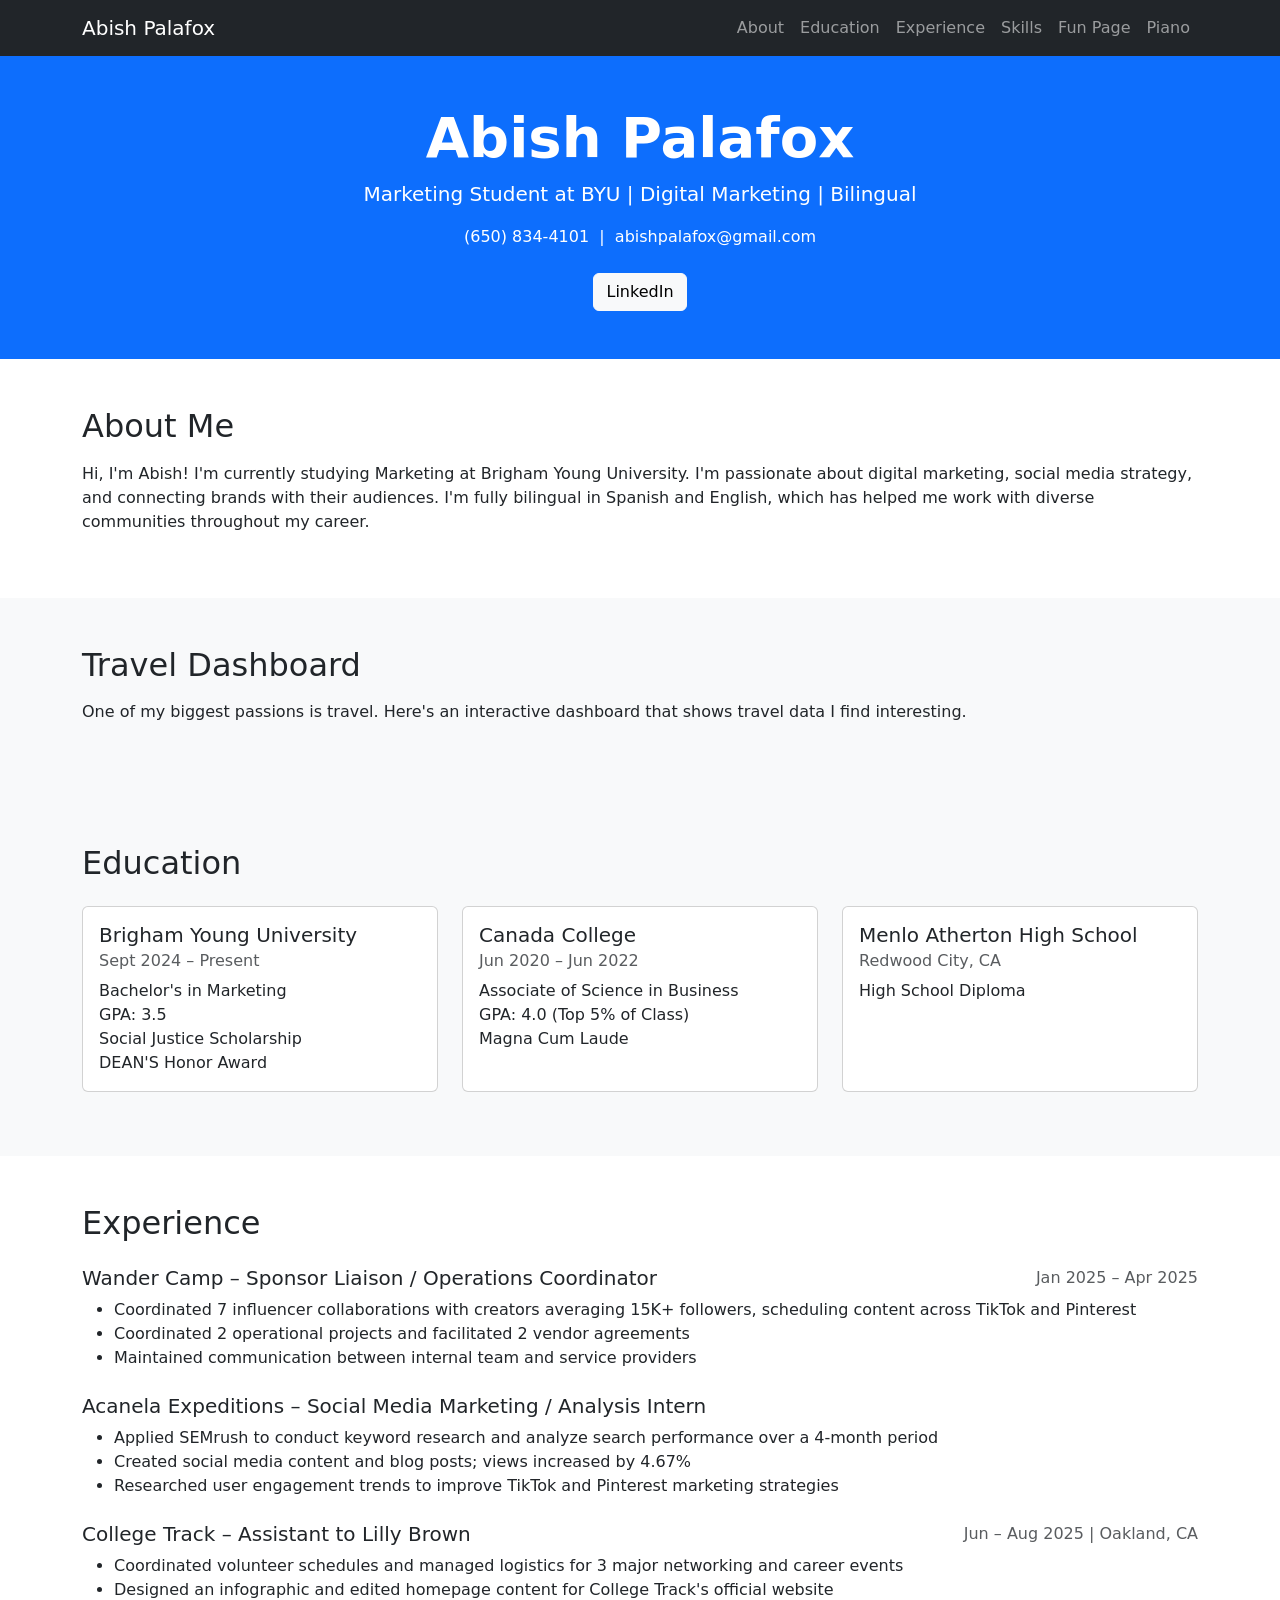
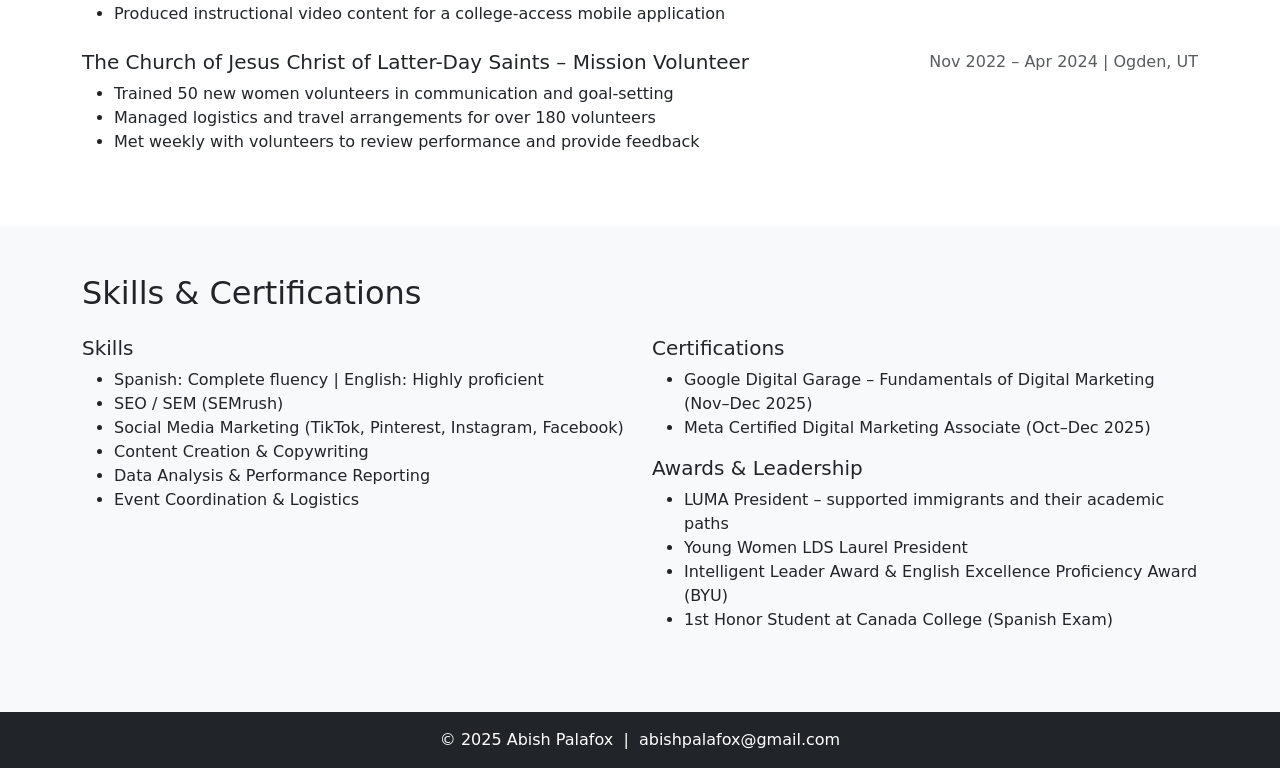
<file: index.html>
<!DOCTYPE html>
<html lang="en">
<head>
    <meta charset="UTF-8">
    <meta name="viewport" content="width=device-width, initial-scale=1.0">
    <title>Abish Palafox</title>
    <!-- Bootstrap 5 CSS -->
    <link href="https://cdn.jsdelivr.net/npm/bootstrap@5.3.2/dist/css/bootstrap.min.css" rel="stylesheet">
</head>
<body>

<!-- navbar with links to each section -->
<nav class="navbar navbar-expand-lg navbar-dark bg-dark">
    <div class="container">
        <a class="navbar-brand" href="#">Abish Palafox</a>
        <button class="navbar-toggler" type="button" data-bs-toggle="collapse" data-bs-target="#navbarNav">
            <span class="navbar-toggler-icon"></span>
        </button>
        <div class="collapse navbar-collapse" id="navbarNav">
            <ul class="navbar-nav ms-auto">
                <li class="nav-item"><a class="nav-link" href="#about">About</a></li>
                <li class="nav-item"><a class="nav-link" href="#education">Education</a></li>
                <li class="nav-item"><a class="nav-link" href="#experience">Experience</a></li>
                <li class="nav-item"><a class="nav-link" href="#skills">Skills</a></li>
                <li class="nav-item"><a class="nav-link" href="scratch.html">Fun Page</a></li>
                <li class="nav-item"><a class="nav-link" href="cronometro.html">Piano</a></li>
            </ul>
        </div>
    </div>
</nav>

<!-- top section with my name -->
<section class="bg-primary text-white text-center py-5">
    <div class="container">
        <h1 class="display-4 fw-bold">Abish Palafox</h1>
        <p class="lead">Marketing Student at BYU | Digital Marketing | Bilingual</p>
        <p>(650) 834-4101 &nbsp;|&nbsp; abishpalafox@gmail.com</p>
        <a href="http://linkedin.com/in/abish-palafox-ba8731311" class="btn btn-light mt-2">LinkedIn</a>
    </div>
</section>

<!-- about me section -->
<section id="about" class="py-5">
    <div class="container">
        <h2 class="mb-3">About Me</h2>
        <p>Hi, I'm Abish! I'm currently studying Marketing at Brigham Young University. I'm passionate about digital marketing, social media strategy, and connecting brands with their audiences. I'm fully bilingual in Spanish and English, which has helped me work with diverse communities throughout my career.</p>
    </div>
</section>

<!-- travel dashboard section -->
<section class="py-5 bg-light">
    <div class="container">
        <h2 class="mb-3">Travel Dashboard</h2>
        <p class="mb-4">One of my biggest passions is travel. Here's an interactive dashboard that shows travel data I find interesting.</p>
        <div class='tableauPlaceholder' id='viz1776315213589' style='position: relative'>
            <noscript>
                <a href='#'><img alt='Travel Dashboard' src='https://public.tableau.com/static/images/Tr/Travel-Dashboard-Daminda-new/TravelDashboard/1_rss.png' style='border: none' /></a>
            </noscript>
            <object class='tableauViz' style='display:none;'>
                <param name='host_url' value='https%3A%2F%2Fpublic.tableau.com%2F' />
                <param name='embed_code_version' value='3' />
                <param name='site_root' value='' />
                <param name='name' value='Travel-Dashboard-Daminda-new/TravelDashboard' />
                <param name='tabs' value='no' />
                <param name='toolbar' value='yes' />
                <param name='static_image' value='https://public.tableau.com/static/images/Tr/Travel-Dashboard-Daminda-new/TravelDashboard/1.png' />
                <param name='animate_transition' value='yes' />
                <param name='display_static_image' value='yes' />
                <param name='display_spinner' value='yes' />
                <param name='display_overlay' value='yes' />
                <param name='display_count' value='yes' />
                <param name='language' value='en-US' />
            </object>
        </div>
        <script type='text/javascript'>
            var divElement = document.getElementById('viz1776315213589');
            var vizElement = divElement.getElementsByTagName('object')[0];
            if (divElement.offsetWidth > 800) {
                vizElement.style.width = '1000px';
                vizElement.style.height = '927px';
            } else if (divElement.offsetWidth > 500) {
                vizElement.style.width = '1000px';
                vizElement.style.height = '927px';
            } else {
                vizElement.style.width = '100%';
                vizElement.style.height = '4177px';
            }
            var scriptElement = document.createElement('script');
            scriptElement.src = 'https://public.tableau.com/javascripts/api/viz_v1.js';
            vizElement.parentNode.insertBefore(scriptElement, vizElement);
        </script>
    </div>
</section>

<!-- education cards -->
<section id="education" class="py-5 bg-light">
    <div class="container">
        <h2 class="mb-4">Education</h2>
        <div class="row">
            <div class="col-md-4 mb-3">
                <div class="card h-100">
                    <div class="card-body">
                        <h5 class="card-title">Brigham Young University</h5>
                        <h6 class="card-subtitle mb-2 text-muted">Sept 2024 – Present</h6>
                        <p class="card-text">Bachelor's in Marketing<br>GPA: 3.5<br>Social Justice Scholarship<br>DEAN'S Honor Award</p>
                    </div>
                </div>
            </div>
            <div class="col-md-4 mb-3">
                <div class="card h-100">
                    <div class="card-body">
                        <h5 class="card-title">Canada College</h5>
                        <h6 class="card-subtitle mb-2 text-muted">Jun 2020 – Jun 2022</h6>
                        <p class="card-text">Associate of Science in Business<br>GPA: 4.0 (Top 5% of Class)<br>Magna Cum Laude</p>
                    </div>
                </div>
            </div>
            <div class="col-md-4 mb-3">
                <div class="card h-100">
                    <div class="card-body">
                        <h5 class="card-title">Menlo Atherton High School</h5>
                        <h6 class="card-subtitle mb-2 text-muted">Redwood City, CA</h6>
                        <p class="card-text">High School Diploma</p>
                    </div>
                </div>
            </div>
        </div>
    </div>
</section>

<!-- work experience -->
<section id="experience" class="py-5">
    <div class="container">
        <h2 class="mb-4">Experience</h2>

        <div class="mb-4">
            <div class="d-flex justify-content-between">
                <h5>Wander Camp – Sponsor Liaison / Operations Coordinator</h5>
                <span class="text-muted">Jan 2025 – Apr 2025</span>
            </div>
            <ul>
                <li>Coordinated 7 influencer collaborations with creators averaging 15K+ followers, scheduling content across TikTok and Pinterest</li>
                <li>Coordinated 2 operational projects and facilitated 2 vendor agreements</li>
                <li>Maintained communication between internal team and service providers</li>
            </ul>
        </div>

        <div class="mb-4">
            <h5>Acanela Expeditions – Social Media Marketing / Analysis Intern</h5>
            <ul>
                <li>Applied SEMrush to conduct keyword research and analyze search performance over a 4-month period</li>
                <li>Created social media content and blog posts; views increased by 4.67%</li>
                <li>Researched user engagement trends to improve TikTok and Pinterest marketing strategies</li>
            </ul>
        </div>

        <div class="mb-4">
            <div class="d-flex justify-content-between">
                <h5>College Track – Assistant to Lilly Brown</h5>
                <span class="text-muted">Jun – Aug 2025 | Oakland, CA</span>
            </div>
            <ul>
                <li>Coordinated volunteer schedules and managed logistics for 3 major networking and career events</li>
                <li>Designed an infographic and edited homepage content for College Track's official website</li>
                <li>Produced instructional video content for a college-access mobile application</li>
            </ul>
        </div>

        <div class="mb-4">
            <div class="d-flex justify-content-between">
                <h5>The Church of Jesus Christ of Latter-Day Saints – Mission Volunteer</h5>
                <span class="text-muted">Nov 2022 – Apr 2024 | Ogden, UT</span>
            </div>
            <ul>
                <li>Trained 50 new women volunteers in communication and goal-setting</li>
                <li>Managed logistics and travel arrangements for over 180 volunteers</li>
                <li>Met weekly with volunteers to review performance and provide feedback</li>
            </ul>
        </div>
    </div>
</section>

<!-- skills and certifications -->
<section id="skills" class="py-5 bg-light">
    <div class="container">
        <h2 class="mb-4">Skills &amp; Certifications</h2>
        <div class="row">
            <div class="col-md-6 mb-3">
                <h5>Skills</h5>
                <ul>
                    <li>Spanish: Complete fluency | English: Highly proficient</li>
                    <li>SEO / SEM (SEMrush)</li>
                    <li>Social Media Marketing (TikTok, Pinterest, Instagram, Facebook)</li>
                    <li>Content Creation &amp; Copywriting</li>
                    <li>Data Analysis &amp; Performance Reporting</li>
                    <li>Event Coordination &amp; Logistics</li>
                </ul>
            </div>
            <div class="col-md-6 mb-3">
                <h5>Certifications</h5>
                <ul>
                    <li>Google Digital Garage – Fundamentals of Digital Marketing (Nov–Dec 2025)</li>
                    <li>Meta Certified Digital Marketing Associate (Oct–Dec 2025)</li>
                </ul>
                <h5 class="mt-3">Awards &amp; Leadership</h5>
                <ul>
                    <li>LUMA President – supported immigrants and their academic paths</li>
                    <li>Young Women LDS Laurel President</li>
                    <li>Intelligent Leader Award &amp; English Excellence Proficiency Award (BYU)</li>
                    <li>1st Honor Student at Canada College (Spanish Exam)</li>
                </ul>
            </div>
        </div>
    </div>
</section>

<footer class="bg-dark text-white text-center py-3">
    <p class="mb-0">&copy; 2025 Abish Palafox &nbsp;|&nbsp; abishpalafox@gmail.com</p>
</footer>

<!-- Bootstrap JS -->
<script src="https://cdn.jsdelivr.net/npm/bootstrap@5.3.2/dist/js/bootstrap.bundle.min.js"></script>

</body>
</html>
</file>
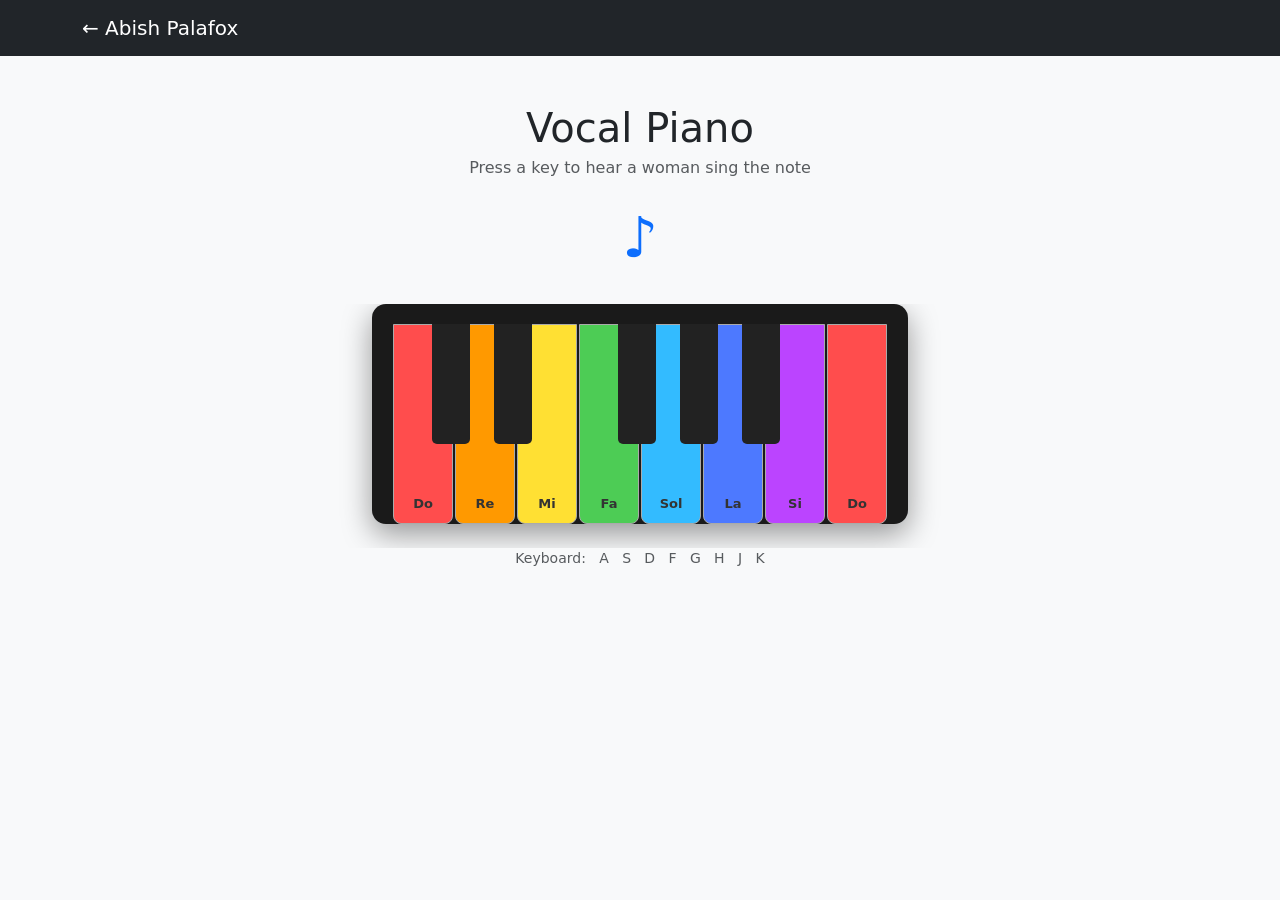
<file: cronometro.html>
<!DOCTYPE html>
<html lang="en">
<head>
    <meta charset="UTF-8">
    <meta name="viewport" content="width=device-width, initial-scale=1.0">
    <title>Vocal Piano – Abish Palafox</title>
    <link href="https://cdn.jsdelivr.net/npm/bootstrap@5.3.2/dist/css/bootstrap.min.css" rel="stylesheet">
    <style>
        .piano {
            position: relative;
            display: inline-flex;
            background: #1a1a1a;
            padding: 20px 20px 0 20px;
            border-radius: 14px;
            box-shadow: 0 10px 30px rgba(0,0,0,0.4);
            user-select: none;
        }

        .white-key {
            width: 60px;
            height: 200px;
            background: white;
            border: 1px solid #aaa;
            border-radius: 0 0 8px 8px;
            position: relative;
            cursor: pointer;
            display: flex;
            align-items: flex-end;
            justify-content: center;
            padding-bottom: 10px;
            font-size: 13px;
            font-weight: bold;
            color: #888;
            margin: 0 1px;
            z-index: 1;
            transition: background 0.06s;
        }

        .white-key:active {
            filter: brightness(0.75);
        }

        .black-key {
            width: 38px;
            height: 120px;
            background: #222;
            border-radius: 0 0 5px 5px;
            position: absolute;
            top: 20px;
            cursor: pointer;
            z-index: 2;
            transition: background 0.06s;
        }

        .black-key:active, .black-key.playing {
            background: #555;
        }

        #noteDisplay {
            font-size: 56px;
            font-weight: bold;
            min-height: 75px;
            color: #0d6efd;
            transition: opacity 0.3s;
        }
    </style>
</head>
<body class="bg-light">

<nav class="navbar navbar-dark bg-dark">
    <div class="container">
        <a class="navbar-brand" href="index.html">&#8592; Abish Palafox</a>
    </div>
</nav>

<div class="container text-center mt-5">
    <h1 class="mb-1">Vocal Piano</h1>
    <p class="text-muted mb-3">Press a key to hear a woman sing the note</p>

    <div id="noteDisplay" class="mb-4">&#9834;</div>

    <div style="overflow-x: auto;">
        <div class="d-flex justify-content-center mb-4">
            <div class="piano" id="piano"></div>
        </div>
    </div>

    <p class="text-muted small">Keyboard: &nbsp; A &nbsp; S &nbsp; D &nbsp; F &nbsp; G &nbsp; H &nbsp; J &nbsp; K</p>
    <p id="voiceInfo" class="text-muted small mt-1"></p>
</div>

<script>
    const notes = [
        { name: 'C4',  label: 'Do',  freq: 261.63, type: 'white', color: '#ff4d4d' },
        { name: 'C#4', label: 'C#',  freq: 277.18, type: 'black', after: 0 },
        { name: 'D4',  label: 'Re',  freq: 293.66, type: 'white', color: '#ff9900' },
        { name: 'D#4', label: 'D#',  freq: 311.13, type: 'black', after: 1 },
        { name: 'E4',  label: 'Mi',  freq: 329.63, type: 'white', color: '#ffe033' },
        { name: 'F4',  label: 'Fa',  freq: 349.23, type: 'white', color: '#4dcc55' },
        { name: 'F#4', label: 'F#',  freq: 369.99, type: 'black', after: 3 },
        { name: 'G4',  label: 'Sol', freq: 392.00, type: 'white', color: '#33bbff' },
        { name: 'G#4', label: 'G#',  freq: 415.30, type: 'black', after: 4 },
        { name: 'A4',  label: 'La',  freq: 440.00, type: 'white', color: '#4d79ff' },
        { name: 'A#4', label: 'A#',  freq: 466.16, type: 'black', after: 5 },
        { name: 'B4',  label: 'Si',  freq: 493.88, type: 'white', color: '#bb44ff' },
        { name: 'C5',  label: 'Do',  freq: 523.25, type: 'white', color: '#ff4d4d' },
    ];

    const keyboardMap = {
        'a': 'C4', 's': 'D4', 'd': 'E4', 'f': 'F4',
        'g': 'G4', 'h': 'A4', 'j': 'B4', 'k': 'C5'
    };

    // build piano keys
    const piano = document.getElementById('piano');
    const keyElements = {};

    notes.forEach(note => {
        const el = document.createElement('div');
        if (note.type === 'white') {
            el.className = 'white-key';
            el.textContent = note.label;
            el.style.background = note.color;
            el.style.color = '#333';
            piano.appendChild(el);
        } else {
            el.className = 'black-key';
            el.style.left = (20 + note.after * 62 + 40) + 'px';
            piano.appendChild(el);
        }
        keyElements[note.name] = el;
        el.addEventListener('mousedown', () => triggerNote(note));
        el.addEventListener('touchstart', e => { e.preventDefault(); triggerNote(note); }, { passive: false });
    });

    document.addEventListener('keydown', e => {
        if (e.repeat) return;
        const name = keyboardMap[e.key.toLowerCase()];
        if (name) triggerNote(notes.find(n => n.name === name));
    });

    // --- audio setup ---
    const audioCtx = new (window.AudioContext || window.webkitAudioContext)();

    // --- play note ---
    function triggerNote(note) {
        if (!note) return;
        if (audioCtx.state === 'suspended') audioCtx.resume();

        // update display
        document.getElementById('noteDisplay').textContent = note.label || note.name;

        // flash key darker when pressed
        const el = keyElements[note.name];
        el.style.filter = 'brightness(0.65)';
        setTimeout(() => el.style.filter = '', 400);

        playPiano(note.freq);
    }

    // piano sound: sharp attack, then fades like a real piano key
    function playPiano(freq) {
        const now = audioCtx.currentTime;
        const dur = 2.0;

        // main tone (sine) + a bit of higher harmonic for brightness
        const osc1 = audioCtx.createOscillator();
        osc1.type = 'sine';
        osc1.frequency.value = freq;

        const osc2 = audioCtx.createOscillator();
        osc2.type = 'sine';
        osc2.frequency.value = freq * 2;

        const g1 = audioCtx.createGain();
        g1.gain.value = 0.8;
        const g2 = audioCtx.createGain();
        g2.gain.value = 0.15;

        osc1.connect(g1);
        osc2.connect(g2);

        // envelope: instant attack, then decays like a piano
        const env = audioCtx.createGain();
        env.gain.setValueAtTime(0.001, now);
        env.gain.linearRampToValueAtTime(0.9, now + 0.01);  // very fast attack
        env.gain.exponentialRampToValueAtTime(0.001, now + dur); // long decay

        g1.connect(env);
        g2.connect(env);
        env.connect(audioCtx.destination);

        osc1.start(now); osc1.stop(now + dur);
        osc2.start(now); osc2.stop(now + dur);
    }
</script>

<script src="https://cdn.jsdelivr.net/npm/bootstrap@5.3.2/dist/js/bootstrap.bundle.min.js"></script>
</body>
</html>
</file>
